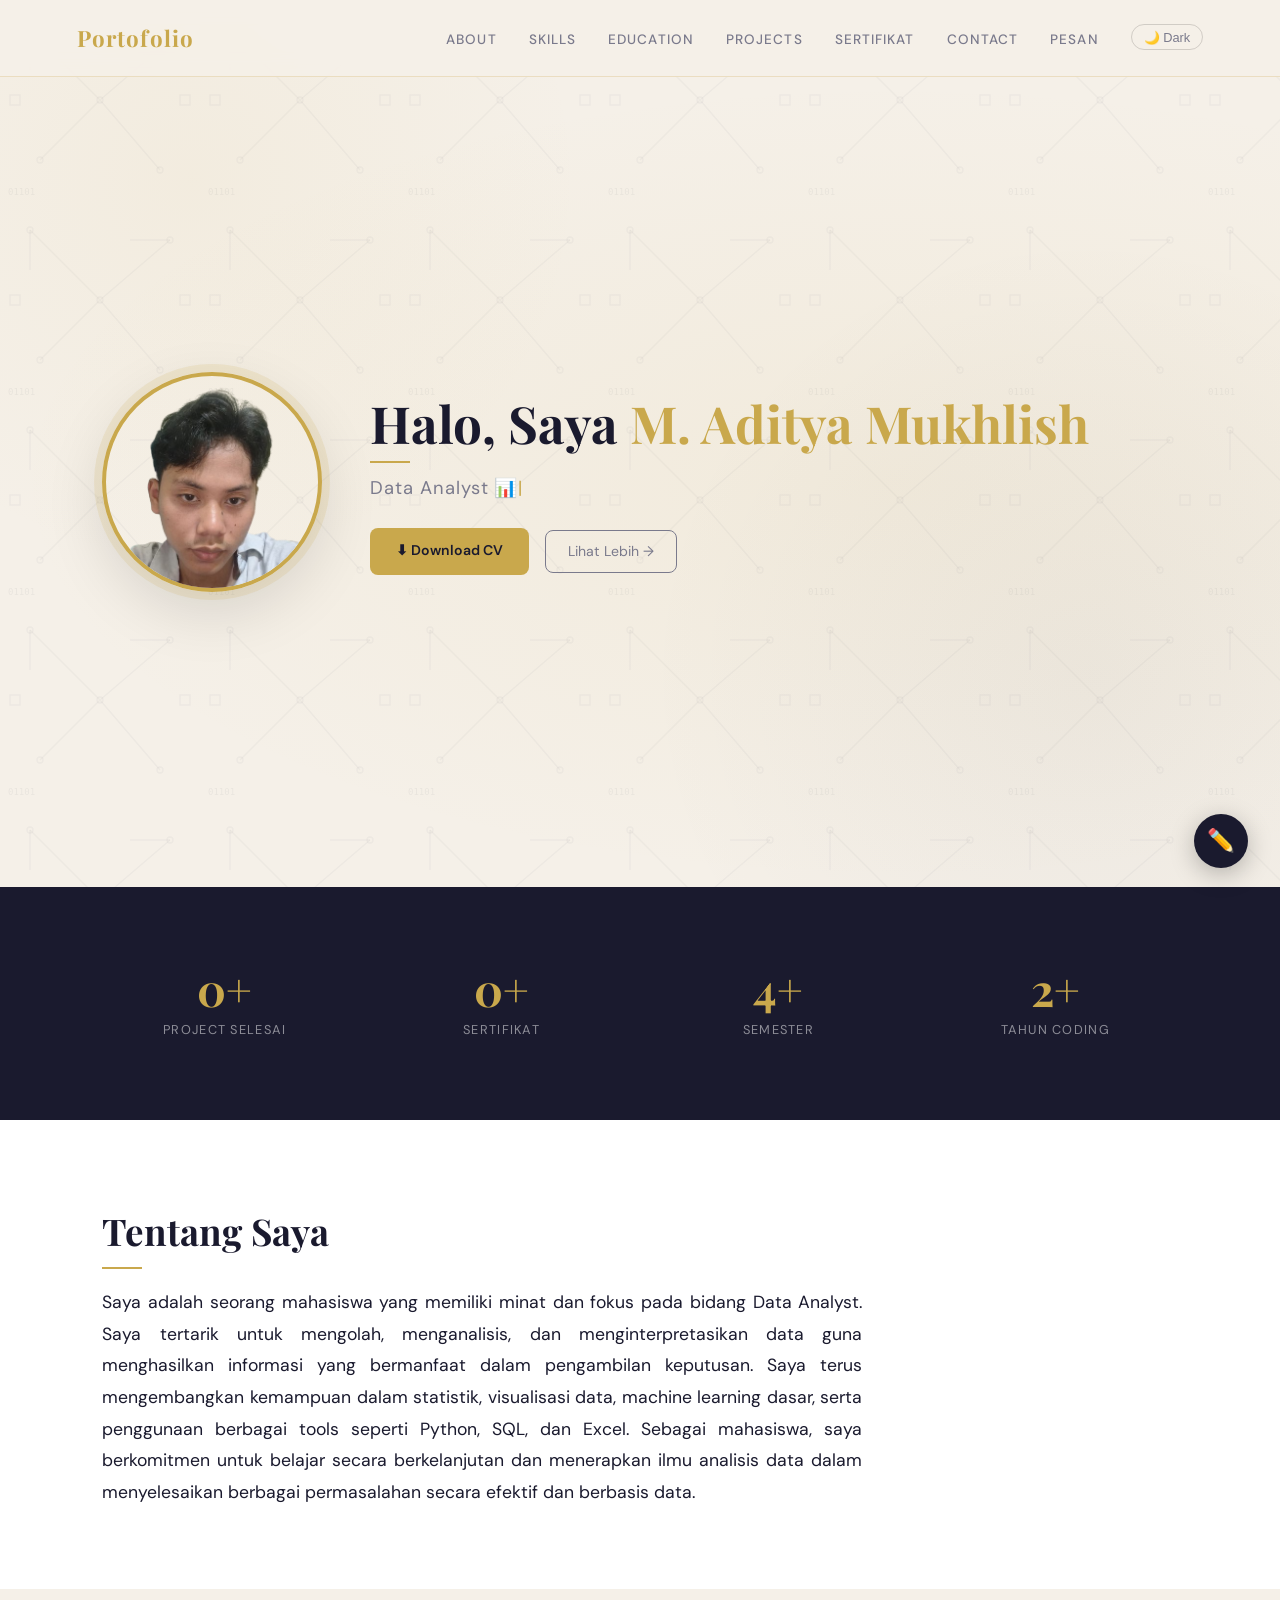
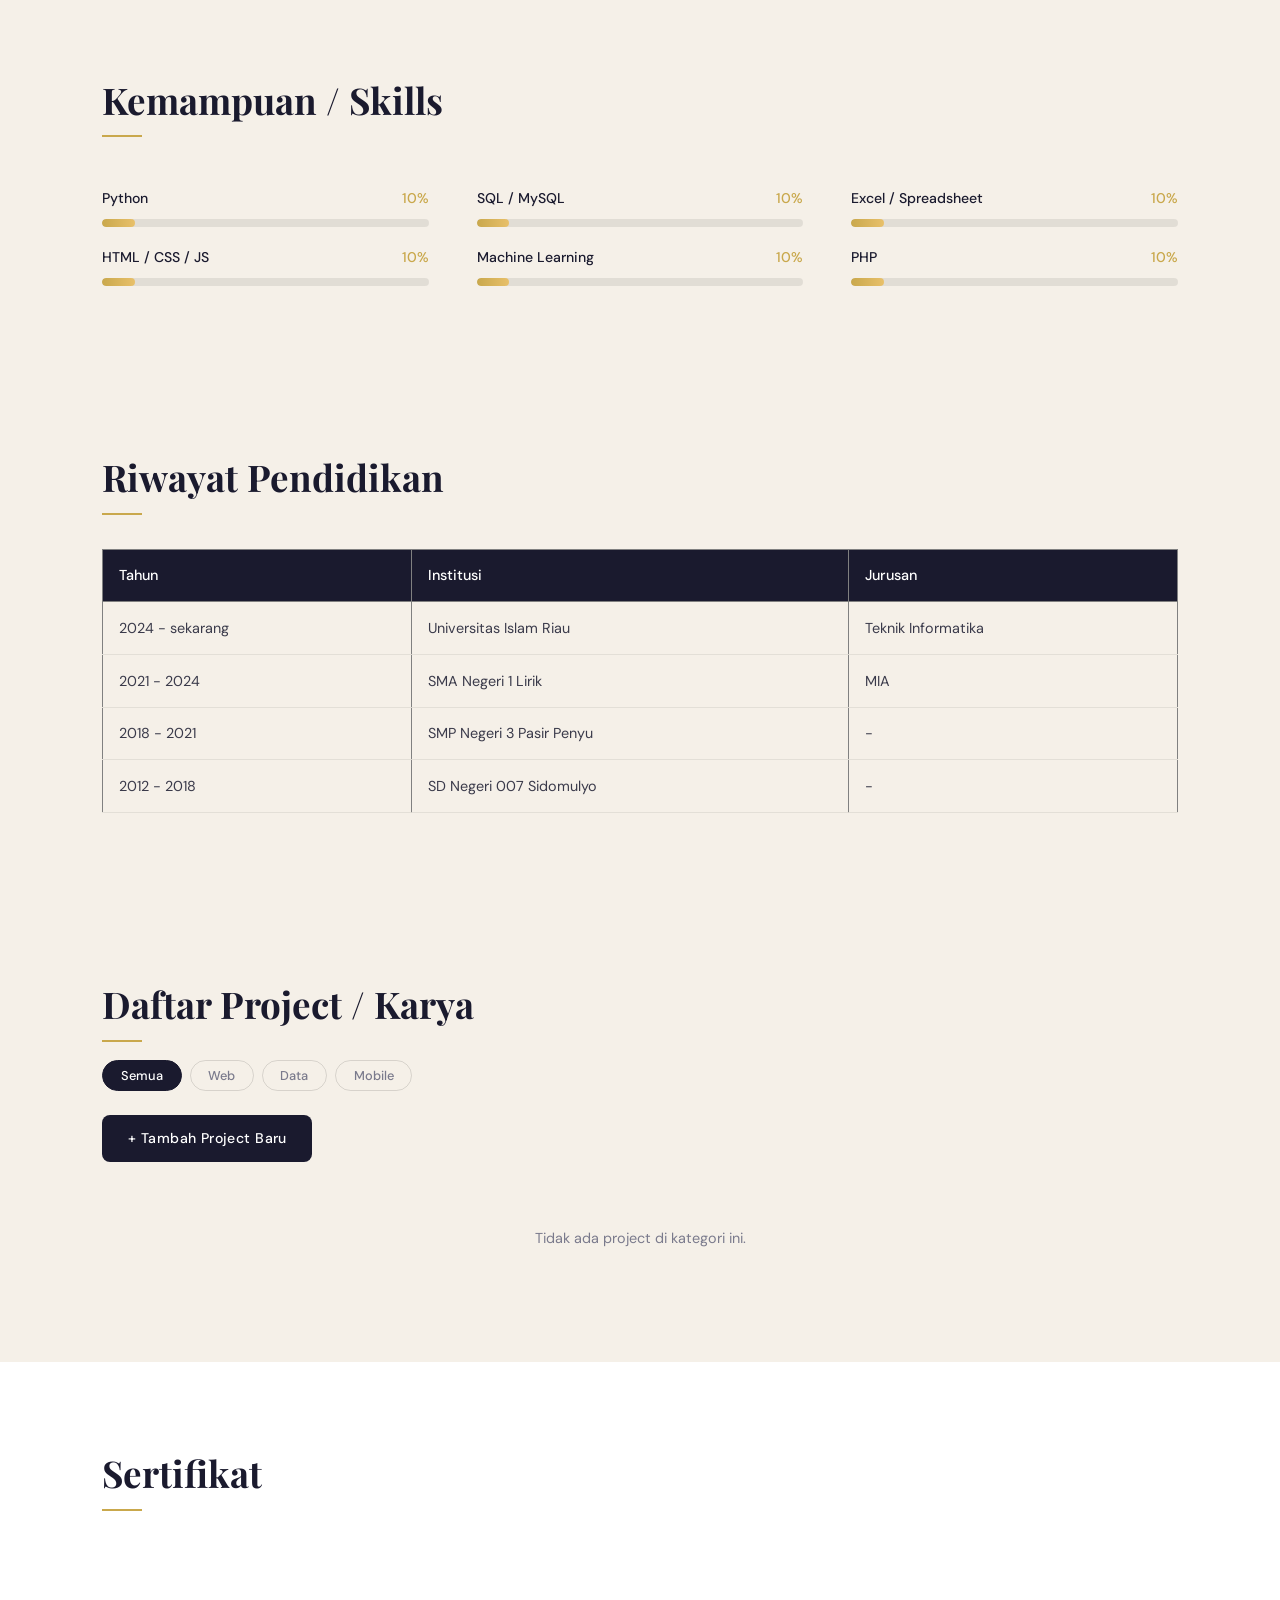
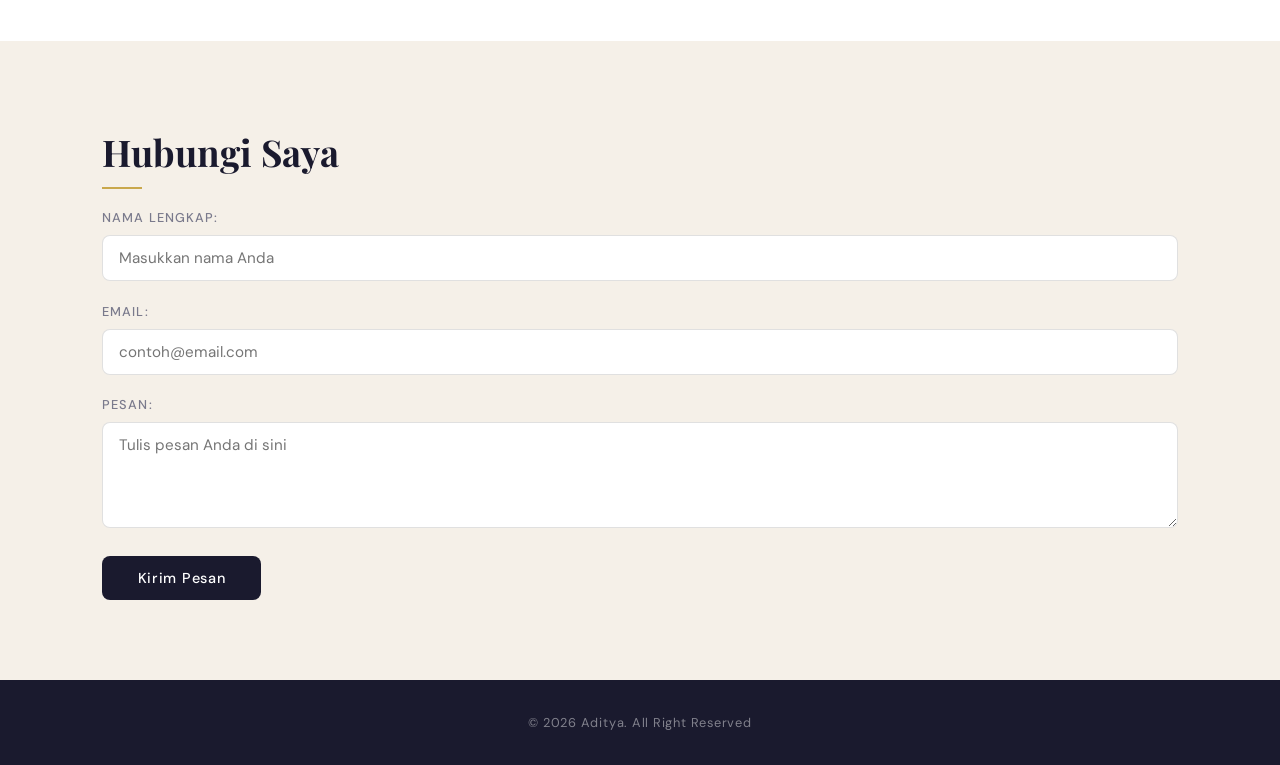
<file: index.html>
<!DOCTYPE html>
<html lang="en" data-theme="light">
<head>
    <meta charset="UTF-8">
    <meta name="viewport" content="width=device-width, initial-scale=1.0">
    <title>Portofolio - M. Aditya Mukhlish</title>
    <meta name="description" content="Portofolio M. Aditya Mukhlish - Data Analyst & Informatics Engineering Student at UIR">
    <link rel="stylesheet" href="style.css">
    <link rel="stylesheet" href="https://unpkg.com/aos@2.3.1/dist/aos.css">
    <style>
    /* ══ DARK MODE ══ */
    [data-theme="dark"] {
      --ink: #e8e4dc; --cream: #13121f; --gold: #d4a84c;
      --muted: #9090a8; --white: #1e1d2e; --card-bg: #1a192b;
    }
    [data-theme="dark"] body {
      background-color: var(--cream);
      background-image:
        radial-gradient(circle at 15% 20%, rgba(201,168,76,.05) 0%, transparent 30%),
        radial-gradient(circle at 85% 75%, rgba(255,255,255,.02) 0%, transparent 35%),
        url("data:image/svg+xml,%3Csvg xmlns='http://www.w3.org/2000/svg' width='200' height='200' viewBox='0 0 200 200'%3E%3Cg fill='none' stroke='%23ffffff' stroke-opacity='0.03' stroke-width='1.4'%3E%3Ccircle cx='30' cy='30' r='3'/%3E%3Ccircle cx='170' cy='40' r='3'/%3E%3Ccircle cx='100' cy='100' r='3'/%3E%3Ccircle cx='40' cy='160' r='3'/%3E%3Ccircle cx='160' cy='170' r='3'/%3E%3Cpath d='M30 30 L100 100 M170 40 L100 100 M40 160 L100 100 M160 170 L100 100'/%3E%3Cpath d='M30 30 L30 70 M170 40 L130 40'/%3E%3Crect x='10' y='95' width='10' height='10'/%3E%3Crect x='180' y='95' width='10' height='10'/%3E%3C/g%3E%3Ctext x='8' y='195' font-family='monospace' font-size='9' fill='%23ffffff' fill-opacity='0.04'%3E01101%3C/text%3E%3C/svg%3E");
    }
    [data-theme="dark"] header { background: rgba(19,18,31,.92); border-bottom-color: rgba(201,168,76,.15); }
    [data-theme="dark"] article { background: var(--white); }
    [data-theme="dark"] .project-card, [data-theme="dark"] .modal,
    [data-theme="dark"] .cert-card, [data-theme="dark"] .inbox-modal-item { background: var(--card-bg, #1a192b); }
    [data-theme="dark"] input, [data-theme="dark"] textarea { background: #13121f; color: var(--ink); border-color: rgba(255,255,255,.1); }
    [data-theme="dark"] table thead { background: #2a2940; }
    [data-theme="dark"] .skill-bar-bg { background: rgba(255,255,255,.08); }

    /* ══ DARK TOGGLE BUTTON ══ */
    #dark-toggle {
      background: none; border: 1.5px solid rgba(0,0,0,.15);
      border-radius: 20px; padding: .3rem .75rem;
      cursor: pointer; font-size: .8rem; color: var(--muted);
      transition: all .2s; display: flex; align-items: center; gap: .4rem;
    }
    #dark-toggle:hover { border-color: var(--gold); color: var(--gold); }
    [data-theme="dark"] #dark-toggle { border-color: rgba(255,255,255,.15); }

    /* ══ NAV ACTIVE ══ */
    nav a.active { color: var(--gold) !important; }

    /* ══ MODAL ══ */
    .modal-overlay {
      display: none; position: fixed; inset: 0; z-index: 500;
      background: rgba(0,0,0,.5); backdrop-filter: blur(4px);
      align-items: center; justify-content: center;
    }
    .modal-overlay.open { display: flex; }
    .modal {
      background: #f5f0e8; border-radius: 16px; padding: 2.5rem;
      width: min(680px, 90vw); max-height: 90vh; overflow-y: auto;
      animation: fadeUp .3s ease; position: relative;
    }
    .modal h3 { font-family: 'Playfair Display', serif; font-size: 1.6rem; margin-bottom: 1.5rem; }
    .modal-close {
      position: absolute; top: 1rem; right: 1.2rem;
      background: none; border: none; font-size: 1.3rem; cursor: pointer; color: #7a7a8c;
    }
    .modal-close:hover { color: #1a1a2e; }
    .modal button[type="submit"] { width: 100%; margin-top: .5rem; }
    #project-list { display: contents; }

    /* ══ INBOX MODAL ══ */
    .inbox-modal-list { display: flex; flex-direction: column; gap: .8rem; max-height: 420px; overflow-y: auto; }
    .inbox-modal-item { background: #fff; border-radius: 10px; padding: 1rem 1.2rem; border-left: 3px solid #c9a84c; }
    .inbox-modal-item .meta { font-size: .78rem; color: #7a7a8c; margin-bottom: .4rem; }
    .inbox-modal-item strong { color: #1a1a2e; font-size: .95rem; }
    .inbox-modal-item p { font-size: .88rem; color: #3a3a4a; }
    .inbox-modal-item .del-msg { background: none; border: none; color: #c83838; font-size: .75rem; cursor: pointer; margin-top: .5rem; text-decoration: underline; }
    .empty-inbox { text-align: center; color: #aaa; padding: 2rem; font-size: .9rem; }

    /* ══ COUNTER STATS ══ */
    #stats { background: var(--ink); padding: 3rem 8%; }
    .stats-grid { display: grid; grid-template-columns: repeat(auto-fit, minmax(140px, 1fr)); gap: 2rem; text-align: center; }
    .stat-item .stat-num { font-family: 'Playfair Display', serif; font-size: 2.8rem; color: var(--gold); font-weight: 700; line-height: 1; }
    .stat-item .stat-label { font-size: .8rem; color: rgba(255,255,255,.5); letter-spacing: .1em; text-transform: uppercase; margin-top: .4rem; }

    /* ══ SKILL BAR ══ */
    #skills { padding: 5rem 8%; }
    .skill-grid { display: grid; grid-template-columns: repeat(auto-fit, minmax(280px, 1fr)); gap: 1.2rem 3rem; margin-top: 2rem; }
    .skill-item { }
    .skill-meta { display: flex; justify-content: space-between; margin-bottom: .5rem; font-size: .88rem; font-weight: 500; }
    .skill-pct { color: var(--gold); }
    .skill-bar-bg { background: rgba(0,0,0,.08); border-radius: 20px; height: 8px; overflow: hidden; }
    .skill-bar-fill {
      height: 100%; border-radius: 20px;
      background: linear-gradient(90deg, var(--gold), #e8c06a);
      width: 0%; transition: width 1.2s cubic-bezier(.4,0,.2,1);
    }

    /* ══ SERTIFIKAT ══ */
    #certificates { padding: 5rem 8%; background: var(--white); }
    .cert-grid { display: grid; grid-template-columns: repeat(auto-fill, minmax(250px, 1fr)); gap: 1.2rem; margin-top: 2rem; }
    .cert-card {
      background: #fff; border: 1.5px solid rgba(201,168,76,.2);
      border-radius: 12px; padding: 1.4rem;
      transition: transform .25s, box-shadow .25s;
    }
    .cert-card:hover { transform: translateY(-4px); box-shadow: 0 12px 32px rgba(0,0,0,.08); }
    .cert-icon { font-size: 1.8rem; margin-bottom: .7rem; }
    .cert-title { font-family: 'Playfair Display', serif; font-size: 1rem; margin-bottom: .3rem; }
    .cert-issuer { font-size: .78rem; color: var(--muted); margin-bottom: .6rem; }
    .cert-year { display: inline-block; font-size: .72rem; padding: .2rem .6rem; background: rgba(201,168,76,.12); color: var(--gold); border-radius: 20px; }

    /* ══ PROJECT FILTER ══ */
    .filter-bar { display: flex; gap: .5rem; flex-wrap: wrap; margin-bottom: 1.5rem; }
    .filter-btn {
      padding: .4rem 1.1rem; border-radius: 20px; border: 1.5px solid rgba(0,0,0,.12);
      background: none; font-size: .8rem; font-weight: 500; cursor: pointer;
      color: var(--muted); transition: all .2s; font-family: 'DM Sans', sans-serif;
    }
    .filter-btn.active, .filter-btn:hover { background: var(--ink); color: #fff; border-color: var(--ink); }

    /* ══ CARD 3D HOVER ══ */
    .project-card { transition: transform .3s ease, box-shadow .3s ease; transform-style: preserve-3d; }
    .project-card:hover { transform: perspective(600px) rotateX(-3deg) rotateY(3deg) translateY(-6px); box-shadow: 0 20px 50px rgba(0,0,0,.15); }

    /* ══ HERO DOWNLOAD CV ══ */
    .hero-actions { display: flex; gap: 1rem; flex-wrap: wrap; margin-top: 1.5rem; align-items: center; }
    .btn-cv {
      display: inline-flex; align-items: center; gap: .5rem;
      padding: .7rem 1.6rem; background: var(--gold); color: var(--ink);
      border-radius: 8px; text-decoration: none; font-weight: 600;
      font-size: .88rem; transition: background .2s, transform .15s;
    }
    .btn-cv:hover { background: var(--ink); color: #fff; transform: translateY(-2px); }
    .btn-scroll { background: none; border: 1.5px solid var(--muted); color: var(--muted); padding: .7rem 1.4rem; border-radius: 8px; cursor: pointer; font-family: 'DM Sans', sans-serif; font-size: .88rem; transition: all .2s; }
    .btn-scroll:hover { border-color: var(--gold); color: var(--gold); }

    /* ══ TYPING CURSOR ══ */
    #typed-text::after { content: '|'; animation: blink .7s infinite; color: var(--gold); }
    @keyframes blink { 0%,100%{opacity:1} 50%{opacity:0} }
    </style>
</head>
<body>

    <header>
        <h1>Portofolio</h1>
        <nav>
            <ul>
                <li><a href="#about" class="nav-link">About</a></li>
                <li><a href="#skills" class="nav-link">Skills</a></li>
                <li><a href="#education" class="nav-link">Education</a></li>
                <li><a href="#projects" class="nav-link">Projects</a></li>
                <li><a href="#certificates" class="nav-link">Sertifikat</a></li>
                <li><a href="#contact" class="nav-link">Contact</a></li>
                <li><a href="#" class="nav-inbox" id="btn-open-inbox">Pesan <span class="nav-badge" id="inbox-badge" style="display:none">0</span></a></li>
                <li><button id="dark-toggle">🌙 Dark</button></li>
            </ul>
        </nav>
    </header>

    <main>
        <!-- HERO -->
        <section id="hero">
            <img src="Foto.png" onerror="this.outerHTML='<div class=\'hero-avatar-fallback\'>MA</div>'" width="200" height="200" alt="Foto Profil" data-aos="fade-right">
            <div class="hero-text" data-aos="fade-left">
                <h2>Halo, Saya <span style="color:var(--gold)">M. Aditya Mukhlish</span></h2>
                <p id="typed-text"></p>
                <div class="hero-actions">
                    <a href="cv.pdf" download class="btn-cv">⬇ Download CV</a>
                    <button class="btn-scroll" onclick="document.getElementById('about').scrollIntoView({behavior:'smooth'})">Lihat Lebih →</button>
                </div>
            </div>
        </section>

        <!-- COUNTER STATS -->
        <section id="stats">
            <div class="stats-grid">
                <div class="stat-item" data-aos="fade-up">
                    <div class="stat-num" data-target="0">0</div>
                    <div class="stat-label">Project Selesai</div>
                </div>
                <div class="stat-item" data-aos="fade-up" data-aos-delay="100">
                    <div class="stat-num" data-target="0">0</div>
                    <div class="stat-label">Sertifikat</div>
                </div>
                <div class="stat-item" data-aos="fade-up" data-aos-delay="200">
                    <div class="stat-num" data-target="4">0</div>
                    <div class="stat-label">Semester</div>
                </div>
                <div class="stat-item" data-aos="fade-up" data-aos-delay="300">
                    <div class="stat-num" data-target="2">0</div>
                    <div class="stat-label">Tahun Coding</div>
                </div>
            </div>
        </section>

        <!-- ABOUT -->
        <article id="about" data-aos="fade-up">
            <h2>Tentang Saya</h2>
            <p>Saya adalah seorang mahasiswa yang memiliki minat dan fokus pada bidang Data Analyst. Saya tertarik untuk mengolah, menganalisis, dan menginterpretasikan data guna menghasilkan informasi yang bermanfaat dalam pengambilan keputusan. Saya terus mengembangkan kemampuan dalam statistik, visualisasi data, machine learning dasar, serta penggunaan berbagai tools seperti Python, SQL, dan Excel. Sebagai mahasiswa, saya berkomitmen untuk belajar secara berkelanjutan dan menerapkan ilmu analisis data dalam menyelesaikan berbagai permasalahan secara efektif dan berbasis data.</p>
        </article>

        <!-- SKILL BAR -->
        <section id="skills" data-aos="fade-up">
            <h2>Kemampuan / Skills</h2>
            <div class="skill-grid">
                <div class="skill-item">
                    <div class="skill-meta"><span>Python</span><span class="skill-pct">10%</span></div>
                    <div class="skill-bar-bg"><div class="skill-bar-fill" data-pct="10"></div></div>
                </div>
                <div class="skill-item">
                    <div class="skill-meta"><span>SQL / MySQL</span><span class="skill-pct">10%</span></div>
                    <div class="skill-bar-bg"><div class="skill-bar-fill" data-pct="10"></div></div>
                </div>
                <div class="skill-item">
                    <div class="skill-meta"><span>Excel / Spreadsheet</span><span class="skill-pct">10%</span></div>
                    <div class="skill-bar-bg"><div class="skill-bar-fill" data-pct="10"></div></div>
                </div>
                <div class="skill-item">
                    <div class="skill-meta"><span>HTML / CSS / JS</span><span class="skill-pct">10%</span></div>
                    <div class="skill-bar-bg"><div class="skill-bar-fill" data-pct="10"></div></div>
                </div>
                <div class="skill-item">
                    <div class="skill-meta"><span>Machine Learning</span><span class="skill-pct">10%</span></div>
                    <div class="skill-bar-bg"><div class="skill-bar-fill" data-pct="10"></div></div>
                </div>
                <div class="skill-item">
                    <div class="skill-meta"><span>PHP</span><span class="skill-pct">10%</span></div>
                    <div class="skill-bar-bg"><div class="skill-bar-fill" data-pct="10"></div></div>
                </div>
            </div>
        </section>

        <!-- EDUCATION -->
        <section id="education" data-aos="fade-up">
            <h2>Riwayat Pendidikan</h2>
            <table border="1">
                <thead>
                    <tr><th>Tahun</th><th>Institusi</th><th>Jurusan</th></tr>
                </thead>
                <tbody>
                    <tr><td>2024 - sekarang</td><td>Universitas Islam Riau</td><td>Teknik Informatika</td></tr>
                    <tr><td>2021 - 2024</td><td>SMA Negeri 1 Lirik</td><td>MIA</td></tr>
                    <tr><td>2018 - 2021</td><td>SMP Negeri 3 Pasir Penyu</td><td>-</td></tr>
                    <tr><td>2012 - 2018</td><td>SD Negeri 007 Sidomulyo</td><td>-</td></tr>
                </tbody>
            </table>
        </section>

        <!-- PROJECTS -->
        <section id="projects" data-aos="fade-up">
            <h2>Daftar Project / Karya</h2>
            <div class="filter-bar" id="filter-bar">
                <button class="filter-btn active" data-cat="semua">Semua</button>
                <button class="filter-btn" data-cat="web">Web</button>
                <button class="filter-btn" data-cat="data">Data</button>
                <button class="filter-btn" data-cat="mobile">Mobile</button>
            </div>
            <a href="#" class="btn-add" id="btn-tambah">+ Tambah Project Baru</a>
            <div class="project-grid" id="project-list"></div>
        </section>

        <!-- SERTIFIKAT -->
        <section id="certificates" data-aos="fade-up">
            <h2>Sertifikat</h2>
            <div class="cert-grid"></div>
        </section>

        <!-- CONTACT -->
        <section id="contact" data-aos="fade-up">
            <h2>Hubungi Saya</h2>
            <div id="contact-success" class="alert alert-success" style="display:none">Pesan berhasil dikirim. Terima kasih!</div>
            <form id="contact-form">
                <div class="form-group">
                    <label for="name">Nama Lengkap:</label>
                    <input type="text" id="name" placeholder="Masukkan nama Anda" required>
                </div>
                <div class="form-group">
                    <label for="email">Email:</label>
                    <input type="email" id="email" placeholder="contoh@email.com" required>
                </div>
                <div class="form-group">
                    <label for="message">Pesan:</label>
                    <textarea id="message" rows="4" placeholder="Tulis pesan Anda di sini" required></textarea>
                </div>
                <button type="submit">Kirim Pesan</button>
            </form>
        </section>
    </main>

    <footer>
        <p>&copy; 2026 Aditya. All Right Reserved</p>
    </footer>

    <!-- MODAL: TAMBAH / EDIT PROJECT -->
    <div class="modal-overlay" id="modal-project">
        <div class="modal">
            <button class="modal-close" id="modal-close">✕</button>
            <h3 id="modal-title">Tambah Project Baru</h3>
            <form id="form-project">
                <input type="hidden" id="proj-id">
                <div class="form-group">
                    <label>Judul Project:</label>
                    <input type="text" id="proj-judul" placeholder="Contoh: Sistem Informasi Bansos" required>
                </div>
                <div class="form-group">
                    <label>Deskripsi:</label>
                    <textarea id="proj-deskripsi" rows="3" placeholder="Jelaskan tentang project ini..." required></textarea>
                </div>
                <div style="display:grid;grid-template-columns:1fr 1fr;gap:1rem">
                    <div class="form-group">
                        <label>Teknologi:</label>
                        <input type="text" id="proj-teknologi" placeholder="PHP, MySQL, Bootstrap" required>
                    </div>
                    <div class="form-group">
                        <label>Kategori:</label>
                        <select id="proj-cat" style="width:100%;padding:.75rem 1rem;border:1.5px solid rgba(0,0,0,.12);border-radius:8px;font-family:'DM Sans',sans-serif;font-size:.95rem;background:#fff">
                            <option value="web">Web</option>
                            <option value="data">Data</option>
                            <option value="mobile">Mobile</option>
                        </select>
                    </div>
                </div>
                <div class="form-group">
                    <label>Link Demo / GitHub (opsional):</label>
                    <input type="url" id="proj-link" placeholder="https://github.com/...">
                </div>
                <button type="submit">Simpan Project</button>
            </form>
        </div>
    </div>

    <!-- MODAL: INBOX -->
    <div class="modal-overlay" id="modal-inbox">
        <div class="modal">
            <button class="modal-close" id="inbox-close">✕</button>
            <h3>Pesan Masuk</h3>
            <div class="inbox-modal-list" id="inbox-list"></div>
        </div>
    </div>

    <script src="https://unpkg.com/aos@2.3.1/dist/aos.js"></script>
    <script src="todo.js"></script>
    <script>
    // ══ AOS INIT ══
    AOS.init({ duration: 700, once: true, offset: 60 });

    // ══ DARK MODE ══
    const html = document.documentElement;
    const darkBtn = document.getElementById('dark-toggle');
    if (localStorage.getItem('theme') === 'dark') { html.setAttribute('data-theme','dark'); darkBtn.textContent = '☀ Light'; }
    darkBtn.addEventListener('click', () => {
        const isDark = html.getAttribute('data-theme') === 'dark';
        html.setAttribute('data-theme', isDark ? 'light' : 'dark');
        darkBtn.textContent = isDark ? '🌙 Dark' : '☀ Light';
        localStorage.setItem('theme', isDark ? 'light' : 'dark');
    });

    // ══ TYPING EFFECT ══
    const phrases = ['Data Analyst 📊', 'Informatika UIR 🎓', 'Python Enthusiast 🐍', 'Web Developer 💻'];
    let pi = 0, ci = 0, deleting = false;
    const el = document.getElementById('typed-text');
    function type() {
        const word = phrases[pi];
        el.textContent = deleting ? word.slice(0, ci--) : word.slice(0, ci++);
        if (!deleting && ci > word.length) { setTimeout(() => { deleting = true; type(); }, 1500); return; }
        if (deleting && ci < 0) { deleting = false; pi = (pi + 1) % phrases.length; ci = 0; }
        setTimeout(type, deleting ? 60 : 100);
    }
    type();

    // ══ ACTIVE NAV ON SCROLL ══
    const sections = document.querySelectorAll('main section, main article');
    const navLinks = document.querySelectorAll('.nav-link');
    window.addEventListener('scroll', () => {
        let cur = '';
        sections.forEach(s => { if (window.scrollY >= s.offsetTop - 120) cur = s.id; });
        navLinks.forEach(a => { a.classList.toggle('active', a.getAttribute('href') === '#' + cur); });
    });

    // ══ COUNTER ANIMATION ══
    function animateCounters() {
        document.querySelectorAll('.stat-num[data-target]').forEach(el => {
            const target = parseInt(el.dataset.target);
            let cur = 0;
            const step = Math.ceil(target / 40);
            const t = setInterval(() => {
                cur = Math.min(cur + step, target);
                el.textContent = cur + '+';
                if (cur >= target) clearInterval(t);
            }, 40);
        });
    }
    const statsObs = new IntersectionObserver(e => { if (e[0].isIntersecting) { animateCounters(); statsObs.disconnect(); } }, { threshold: .4 });
    statsObs.observe(document.getElementById('stats'));

    // ══ SKILL BAR ANIMATION ══
    const skillObs = new IntersectionObserver(e => {
        if (e[0].isIntersecting) {
            document.querySelectorAll('.skill-bar-fill').forEach(bar => {
                bar.style.width = bar.dataset.pct + '%';
            });
            skillObs.disconnect();
        }
    }, { threshold: .3 });
    skillObs.observe(document.getElementById('skills'));

    // ══ PROJECT FILTER ══
    let activeFilter = 'semua';
    document.getElementById('filter-bar').addEventListener('click', e => {
        const btn = e.target.closest('.filter-btn');
        if (!btn) return;
        activeFilter = btn.dataset.cat;
        document.querySelectorAll('.filter-btn').forEach(b => b.classList.remove('active'));
        btn.classList.add('active');
        renderProjects();
    });

    // ══ PROJECTS CRUD ══
    const PROJ_KEY = 'porto_projects';
    const MSG_KEY  = 'porto_messages';
    function getProjects() {
        const raw = localStorage.getItem(PROJ_KEY);
        return raw ? JSON.parse(raw) : [];
    }
    function saveProjects(d) { localStorage.setItem(PROJ_KEY, JSON.stringify(d)); }

    function renderProjects() {
        const list = document.getElementById('project-list');
        let projects = getProjects();
        if (activeFilter !== 'semua') projects = projects.filter(p => p.cat === activeFilter);
        if (!projects.length) {
            list.innerHTML = '<p class="empty-msg">Tidak ada project di kategori ini.</p>';
            return;
        }
        list.innerHTML = projects.map(p => `
            <div class="project-card" data-aos="fade-up">
                <div class="project-placeholder" style="font-size:2.5rem;display:flex;align-items:center;justify-content:center;height:120px;background:rgba(201,168,76,.07)">
                    ${p.cat === 'data' ? '📊' : p.cat === 'mobile' ? '📱' : '💻'}
                </div>
                <div class="project-body">
                    <h3>${escHtml(p.judul)}</h3>
                    <p>${escHtml(p.deskripsi)}</p>
                    <span class="tech-tag">${escHtml(p.teknologi)}</span>
                    ${p.link ? `<a href="${escHtml(p.link)}" target="_blank" class="project-link">Lihat Demo →</a>` : ''}
                    <div class="project-actions">
                        <a href="#" class="btn-edit" onclick="openEdit(${p.id});return false">Edit</a>
                        <a href="#" class="btn-delete" onclick="hapusProject(${p.id});return false">Hapus</a>
                    </div>
                </div>
            </div>
        `).join('');
    }

    function openTambah() {
        document.getElementById('modal-title').textContent = 'Tambah Project Baru';
        document.getElementById('proj-id').value = '';
        document.getElementById('form-project').reset();
        document.getElementById('modal-project').classList.add('open');
    }
    function openEdit(id) {
        const p = getProjects().find(x => x.id === id);
        if (!p) return;
        document.getElementById('modal-title').textContent = 'Edit Project';
        document.getElementById('proj-id').value = p.id;
        document.getElementById('proj-judul').value = p.judul;
        document.getElementById('proj-deskripsi').value = p.deskripsi;
        document.getElementById('proj-teknologi').value = p.teknologi;
        document.getElementById('proj-cat').value = p.cat || 'web';
        document.getElementById('proj-link').value = p.link || '';
        document.getElementById('modal-project').classList.add('open');
    }
    function hapusProject(id) {
        if (!confirm('Yakin ingin menghapus project ini?')) return;
        saveProjects(getProjects().filter(p => p.id !== id));
        renderProjects();
    }
    document.getElementById('form-project').addEventListener('submit', function(e) {
        e.preventDefault();
        const projects = getProjects();
        const id = parseInt(document.getElementById('proj-id').value) || null;
        const data = {
            id: id || Date.now(),
            judul: document.getElementById('proj-judul').value.trim(),
            deskripsi: document.getElementById('proj-deskripsi').value.trim(),
            teknologi: document.getElementById('proj-teknologi').value.trim(),
            cat: document.getElementById('proj-cat').value,
            link: document.getElementById('proj-link').value.trim()
        };
        saveProjects(id ? projects.map(p => p.id === id ? data : p) : [data, ...projects]);
        document.getElementById('modal-project').classList.remove('open');
        renderProjects();
    });
    document.getElementById('btn-tambah').addEventListener('click', e => { e.preventDefault(); openTambah(); });
    document.getElementById('modal-close').addEventListener('click', () => document.getElementById('modal-project').classList.remove('open'));

    // ══ INBOX ══
    function getMessages() { return JSON.parse(localStorage.getItem(MSG_KEY) || '[]'); }
    function saveMessages(d) { localStorage.setItem(MSG_KEY, JSON.stringify(d)); }
    function updateBadge() {
        const total = getMessages().length;
        const badge = document.getElementById('inbox-badge');
        badge.textContent = total;
        badge.style.display = total > 0 ? 'inline' : 'none';
    }
    function renderInbox() {
        const msgs = getMessages();
        const list = document.getElementById('inbox-list');
        list.innerHTML = msgs.length
            ? msgs.map((m,i) => `<div class="inbox-modal-item"><div class="meta"><strong>${escHtml(m.nama)}</strong> · ${escHtml(m.email)} · ${m.waktu}</div><p>${escHtml(m.pesan)}</p><button class="del-msg" onclick="hapusPesan(${i})">Hapus pesan</button></div>`).join('')
            : '<p class="empty-inbox">Belum ada pesan masuk.</p>';
    }
    function hapusPesan(i) { const m = getMessages(); m.splice(i,1); saveMessages(m); renderInbox(); updateBadge(); }
    document.getElementById('btn-open-inbox').addEventListener('click', e => { e.preventDefault(); renderInbox(); document.getElementById('modal-inbox').classList.add('open'); });
    document.getElementById('inbox-close').addEventListener('click', () => document.getElementById('modal-inbox').classList.remove('open'));

    // ══ CONTACT ══
    document.getElementById('contact-form').addEventListener('submit', function(e) {
        e.preventDefault();
        const msgs = getMessages();
        msgs.unshift({ nama: document.getElementById('name').value.trim(), email: document.getElementById('email').value.trim(), pesan: document.getElementById('message').value.trim(), waktu: new Date().toLocaleString('id-ID') });
        saveMessages(msgs); updateBadge(); this.reset();
        const s = document.getElementById('contact-success');
        s.style.display = 'block'; setTimeout(() => s.style.display = 'none', 3000);
    });

    // ══ UTILS ══
    function escHtml(str) { return String(str).replace(/&/g,'&amp;').replace(/</g,'&lt;').replace(/>/g,'&gt;').replace(/"/g,'&quot;'); }
    document.querySelectorAll('.modal-overlay').forEach(o => o.addEventListener('click', e => { if(e.target===o) o.classList.remove('open'); }));

    // INIT
    renderProjects();
    updateBadge();
    </script>
</body>
</html>
</file>
<file: style.css>
@import url('https://fonts.googleapis.com/css2?family=Playfair+Display:wght@400;700&family=DM+Sans:wght@300;400;500&display=swap');

*, *::before, *::after { margin: 0; padding: 0; box-sizing: border-box; }

:root {
  --ink: #1a1a2e;
  --cream: #f5f0e8;
  --gold: #c9a84c;
  --muted: #7a7a8c;
  --white: #ffffff;
}

html { scroll-behavior: smooth; }

body {
  font-family: 'DM Sans', sans-serif;
  background-color: var(--cream);
  background-image:
    radial-gradient(circle at 15% 20%, rgba(201,168,76,.06) 0%, transparent 30%),
    radial-gradient(circle at 85% 75%, rgba(26,26,46,.04) 0%, transparent 35%),
    url("data:image/svg+xml,%3Csvg xmlns='http://www.w3.org/2000/svg' width='200' height='200' viewBox='0 0 200 200'%3E%3Cg fill='none' stroke='%231a1a2e' stroke-opacity='0.035' stroke-width='1.4'%3E%3Ccircle cx='30' cy='30' r='3'/%3E%3Ccircle cx='170' cy='40' r='3'/%3E%3Ccircle cx='100' cy='100' r='3'/%3E%3Ccircle cx='40' cy='160' r='3'/%3E%3Ccircle cx='160' cy='170' r='3'/%3E%3Cpath d='M30 30 L100 100 M170 40 L100 100 M40 160 L100 100 M160 170 L100 100'/%3E%3Cpath d='M30 30 L30 70 M170 40 L130 40'/%3E%3Crect x='10' y='95' width='10' height='10'/%3E%3Crect x='180' y='95' width='10' height='10'/%3E%3C/g%3E%3Ctext x='8' y='195' font-family='monospace' font-size='9' fill='%231a1a2e' fill-opacity='0.05'%3E01101%3C/text%3E%3C/svg%3E");
  background-attachment: fixed;
  background-size: auto, auto, 200px 200px;
  color: var(--ink);
  font-size: 17px;
  line-height: 1.7;
  min-height: 100vh;
  display: flex;
  flex-direction: column;
}

main { flex: 1; }

/* ── HEADER ── */
header {
  position: sticky; top: 0; z-index: 100;
  display: flex; align-items: center; justify-content: space-between;
  padding: 1.2rem 6%;
  background: rgba(245,240,232,.9);
  backdrop-filter: blur(10px);
  border-bottom: 1px solid rgba(201,168,76,.25);
}

header h1 {
  font-family: 'Playfair Display', serif;
  font-size: 1.4rem;
  color: var(--gold);
  letter-spacing: .05em;
}

nav ul { list-style: none; display: flex; gap: 2rem; }

nav a {
  text-decoration: none;
  font-size: .85rem;
  font-weight: 500;
  letter-spacing: .08em;
  text-transform: uppercase;
  color: var(--muted);
  transition: color .25s;
}

nav a:hover { color: var(--gold); }

/* ── HERO ── */
#hero {
  display: flex; align-items: center; gap: 3rem;
  min-height: 90vh;
  padding: 4rem 8%;
  position: relative;
  overflow: hidden;
}

#hero::before {
  content: '';
  position: absolute; inset: 0;
  background: radial-gradient(ellipse at 70% 50%, rgba(201,168,76,.08) 0%, transparent 70%);
  pointer-events: none;
}

#hero img {
  width: 220px; height: 220px;
  object-fit: cover;
  border-radius: 50%;
  border: 4px solid var(--gold);
  box-shadow: 0 0 0 8px rgba(201,168,76,.15), 0 20px 60px rgba(0,0,0,.12);
  flex-shrink: 0;
  animation: fadeUp .8s ease both;
}

.hero-text { animation: fadeUp .8s .15s ease both; }

.hero-text h2 {
  font-family: 'Playfair Display', serif;
  font-size: clamp(2.1rem, 4vw, 3.2rem);
  line-height: 1.3;
  margin-bottom: 1rem;
}

.hero-text p {
  font-size: 1.15rem;
  color: var(--muted);
  letter-spacing: .05em;
}

/* ── SECTIONS ── */
article, section:not(#hero) {
  padding: 5rem 8%;
  animation: fadeUp .7s ease both;
}

article { background: var(--white); }

#about p {
  font-size: 1.1rem;
  line-height: 1.8;
  max-width: 760px;
  text-align: justify;
}

h2 {
  font-family: 'Playfair Display', serif;
  font-size: 2.3rem;
  margin-bottom: 1.5rem;
  position: relative;
  display: inline-block;
}

h2::after {
  content: '';
  position: absolute; bottom: -6px; left: 0;
  width: 40px; height: 2px;
  background: var(--gold);
}

/* ── TABLE ── */
table {
  width: 100%; border-collapse: collapse;
  margin-top: 1rem;
  font-size: .9rem;
}

thead { background: var(--ink); color: var(--white); }
thead th { padding: .85rem 1rem; text-align: left; font-weight: 500; }

tbody tr { border-bottom: 1px solid rgba(0,0,0,.07); transition: background .2s; }
tbody tr:hover { background: rgba(201,168,76,.07); }
tbody td { padding: .85rem 1rem; color: #3a3a4a; }

/* ── FORM ── */
.form-group { margin-bottom: 1.2rem; }

label {
  display: block;
  font-size: .8rem;
  font-weight: 500;
  letter-spacing: .08em;
  text-transform: uppercase;
  color: var(--muted);
  margin-bottom: .4rem;
}

input, textarea {
  width: 100%;
  padding: .75rem 1rem;
  border: 1.5px solid rgba(0,0,0,.12);
  border-radius: 8px;
  background: var(--white);
  font-family: 'DM Sans', sans-serif;
  font-size: .95rem;
  color: var(--ink);
  transition: border-color .25s, box-shadow .25s;
}

input:focus, textarea:focus {
  outline: none;
  border-color: var(--gold);
  box-shadow: 0 0 0 3px rgba(201,168,76,.15);
}

textarea { resize: vertical; }

button[type="submit"] {
  padding: .8rem 2.2rem;
  background: var(--ink);
  color: var(--white);
  border: none;
  border-radius: 8px;
  font-family: 'DM Sans', sans-serif;
  font-size: .9rem;
  font-weight: 500;
  letter-spacing: .05em;
  cursor: pointer;
  transition: background .25s, transform .15s;
}

button[type="submit"]:hover {
  background: var(--gold);
  transform: translateY(-2px);
}

/* ── ALERT ── */
.alert {
  padding: .8rem 1.2rem;
  border-radius: 8px;
  margin-bottom: 1.5rem;
  font-size: .88rem;
  animation: fadeUp .4s ease both;
}
.alert-success {
  background: rgba(72,160,90,.12);
  color: #2e7d3f;
  border: 1px solid rgba(72,160,90,.3);
}

/* ── BUTTON: ADD ── */
.btn-add {
  display: inline-block;
  margin-bottom: 2rem;
  padding: .7rem 1.6rem;
  background: var(--ink);
  color: var(--white);
  text-decoration: none;
  border-radius: 8px;
  font-size: .88rem;
  font-weight: 500;
  letter-spacing: .03em;
  transition: background .25s, transform .15s;
}
.btn-add:hover { background: var(--gold); transform: translateY(-2px); }

/* ── PROJECT GRID ── */
.project-grid {
  display: grid;
  grid-template-columns: repeat(auto-fill, minmax(260px, 1fr));
  gap: 1.8rem;
}

.project-card {
  background: var(--white);
  border-radius: 14px;
  overflow: hidden;
  box-shadow: 0 6px 24px rgba(0,0,0,.06);
  transition: transform .25s, box-shadow .25s;
}
.project-card:hover {
  transform: translateY(-6px);
  box-shadow: 0 16px 40px rgba(0,0,0,.12);
}

.project-card img, .project-placeholder {
  width: 100%; height: 160px;
  object-fit: cover;
  background: var(--cream);
}
.project-placeholder {
  display: flex; align-items: center; justify-content: center;
  color: var(--muted); font-size: .8rem; letter-spacing: .05em;
}

.project-body { padding: 1.2rem; }
.project-body h3 {
  font-family: 'Playfair Display', serif;
  font-size: 1.15rem;
  margin-bottom: .5rem;
}
.project-body p {
  font-size: .85rem;
  color: var(--muted);
  margin-bottom: .8rem;
  line-height: 1.6;
}

.tech-tag {
  display: inline-block;
  padding: .25rem .7rem;
  background: rgba(201,168,76,.12);
  color: var(--gold);
  border-radius: 20px;
  font-size: .72rem;
  font-weight: 500;
  margin-bottom: .8rem;
}

.project-link {
  display: block;
  font-size: .8rem;
  color: var(--ink);
  text-decoration: none;
  font-weight: 500;
  margin-bottom: .8rem;
  transition: color .2s;
}
.project-link:hover { color: var(--gold); }

.project-actions { display: flex; gap: .6rem; }
.btn-edit, .btn-delete {
  flex: 1; text-align: center;
  padding: .5rem 0;
  border-radius: 6px;
  text-decoration: none;
  font-size: .8rem;
  font-weight: 500;
  transition: opacity .2s;
}
.btn-edit { background: rgba(26,26,46,.08); color: var(--ink); }
.btn-delete { background: rgba(229,85,85,.1); color: #c83838; }
.btn-edit:hover, .btn-delete:hover { opacity: .7; }

.empty-msg {
  color: var(--muted);
  font-size: .9rem;
  grid-column: 1 / -1;
  text-align: center;
  padding: 2rem;
}

/* ── FORM PAGE (Tambah / Edit) ── */
.form-page {
  max-width: 560px;
  margin: 0 auto;
  padding: 5rem 1rem;
}
.form-page h2 { display: block; margin-bottom: 2rem; }
.form-page form {
  background: var(--white);
  padding: 2rem;
  border-radius: 14px;
  box-shadow: 0 6px 24px rgba(0,0,0,.06);
}

.back-link {
  text-decoration: none;
  font-size: .85rem;
  color: var(--muted);
  letter-spacing: .05em;
  transition: color .2s;
}
.back-link:hover { color: var(--gold); }

.preview-img {
  width: 120px; height: 80px;
  object-fit: cover;
  border-radius: 8px;
  margin-top: .4rem;
}

/* ── EDIT PAGE: FULL WIDTH 2-COLUMN ── */
.edit-page {
  max-width: 1100px;
  padding: 4rem 4%;
}

.edit-grid {
  display: grid;
  grid-template-columns: 2fr 1fr;
  gap: 2.5rem;
  background: var(--white);
  padding: 2.5rem;
  border-radius: 14px;
  box-shadow: 0 6px 24px rgba(0,0,0,.06);
}

.edit-col-main { display: flex; flex-direction: column; }

.form-row {
  display: grid;
  grid-template-columns: 1fr 1fr;
  gap: 1.2rem;
}

.edit-col-side {
  display: flex;
  flex-direction: column;
  border-left: 1px solid rgba(0,0,0,.08);
  padding-left: 2.5rem;
}
.edit-col-side button { margin-top: auto; }

.preview-img-large {
  width: 100%;
  height: 200px;
  object-fit: cover;
  border-radius: 10px;
  margin-top: .4rem;
}
.preview-empty {
  display: flex; align-items: center; justify-content: center;
  background: var(--cream);
  color: var(--muted);
  font-size: .8rem;
}

@media (max-width: 760px) {
  .edit-grid { grid-template-columns: 1fr; }
  .edit-col-side {
    border-left: none; padding-left: 0;
    border-top: 1px solid rgba(0,0,0,.08);
    padding-top: 1.5rem; margin-top: .5rem;
  }
  .form-row { grid-template-columns: 1fr; }
}

/* ── NAV: PESAN BADGE ── */
.nav-inbox { position: relative; display: inline-flex; align-items: center; gap: .4rem; }
.nav-badge {
  background: #c83838; color: #fff;
  font-size: .65rem; font-weight: 600;
  padding: .1rem .42rem; border-radius: 20px;
  line-height: 1.3;
}

/* ── HERO: FALLBACK AVATAR ── */
.hero-avatar-fallback {
  width: 200px; height: 200px;
  border-radius: 50%;
  background: linear-gradient(135deg, var(--ink), #2e2e4a);
  color: var(--gold);
  display: flex; align-items: center; justify-content: center;
  font-family: 'Playfair Display', serif;
  font-size: 3.2rem; font-weight: 700;
  border: 4px solid var(--gold);
  box-shadow: 0 0 0 8px rgba(201,168,76,.15), 0 20px 60px rgba(0,0,0,.12);
  flex-shrink: 0;
  animation: fadeUp .8s ease both;
}

/* ── INBOX PAGE ── */
.inbox-page {
  max-width: 800px;
  margin: 0 auto;
  padding: 5rem 1rem;
}
.inbox-page h2 { display: flex; align-items: center; gap: .8rem; margin-bottom: 2rem; }
.inbox-page h2 .badge {
  background: #c83838; color: #fff;
  font-size: .7rem; font-weight: 600;
  padding: .25rem .6rem; border-radius: 20px;
}

.inbox-list { display: flex; flex-direction: column; gap: 1rem; }

.inbox-item {
  background: var(--white);
  border-radius: 12px;
  padding: 1.2rem 1.5rem;
  box-shadow: 0 4px 18px rgba(0,0,0,.05);
  border-left: 3px solid transparent;
}
.inbox-item.unread { border-left-color: var(--gold); background: #fffdf7; }

.inbox-meta {
  display: flex; align-items: baseline; gap: .8rem;
  margin-bottom: .5rem; flex-wrap: wrap;
}
.inbox-meta strong { font-family: 'Playfair Display', serif; font-size: 1rem; }
.inbox-email { font-size: .78rem; color: var(--gold); }
.inbox-date { font-size: .75rem; color: var(--muted); margin-left: auto; }

.inbox-text { font-size: .88rem; color: #3a3a4a; margin-bottom: .9rem; line-height: 1.6; }

.inbox-actions { display: flex; gap: .6rem; }
.inbox-actions a { padding: .4rem 1rem; font-size: .78rem; }

/* ── FOOTER ── */
footer {
  text-align: center;
  padding: 2rem;
  background: var(--ink);
  color: rgba(255,255,255,.45);
  font-size: .8rem;
  letter-spacing: .06em;
}

/* ── ANIMATION ── */
@keyframes fadeUp {
  from { opacity: 0; transform: translateY(24px); }
  to   { opacity: 1; transform: translateY(0); }
}

/* ── RESPONSIVE ── */
@media (max-width: 640px) {
  #hero { flex-direction: column; text-align: center; padding-top: 5rem; }
  h2::after { left: 50%; transform: translateX(-50%); }
  header { flex-direction: column; gap: .8rem; }
}
</file>
